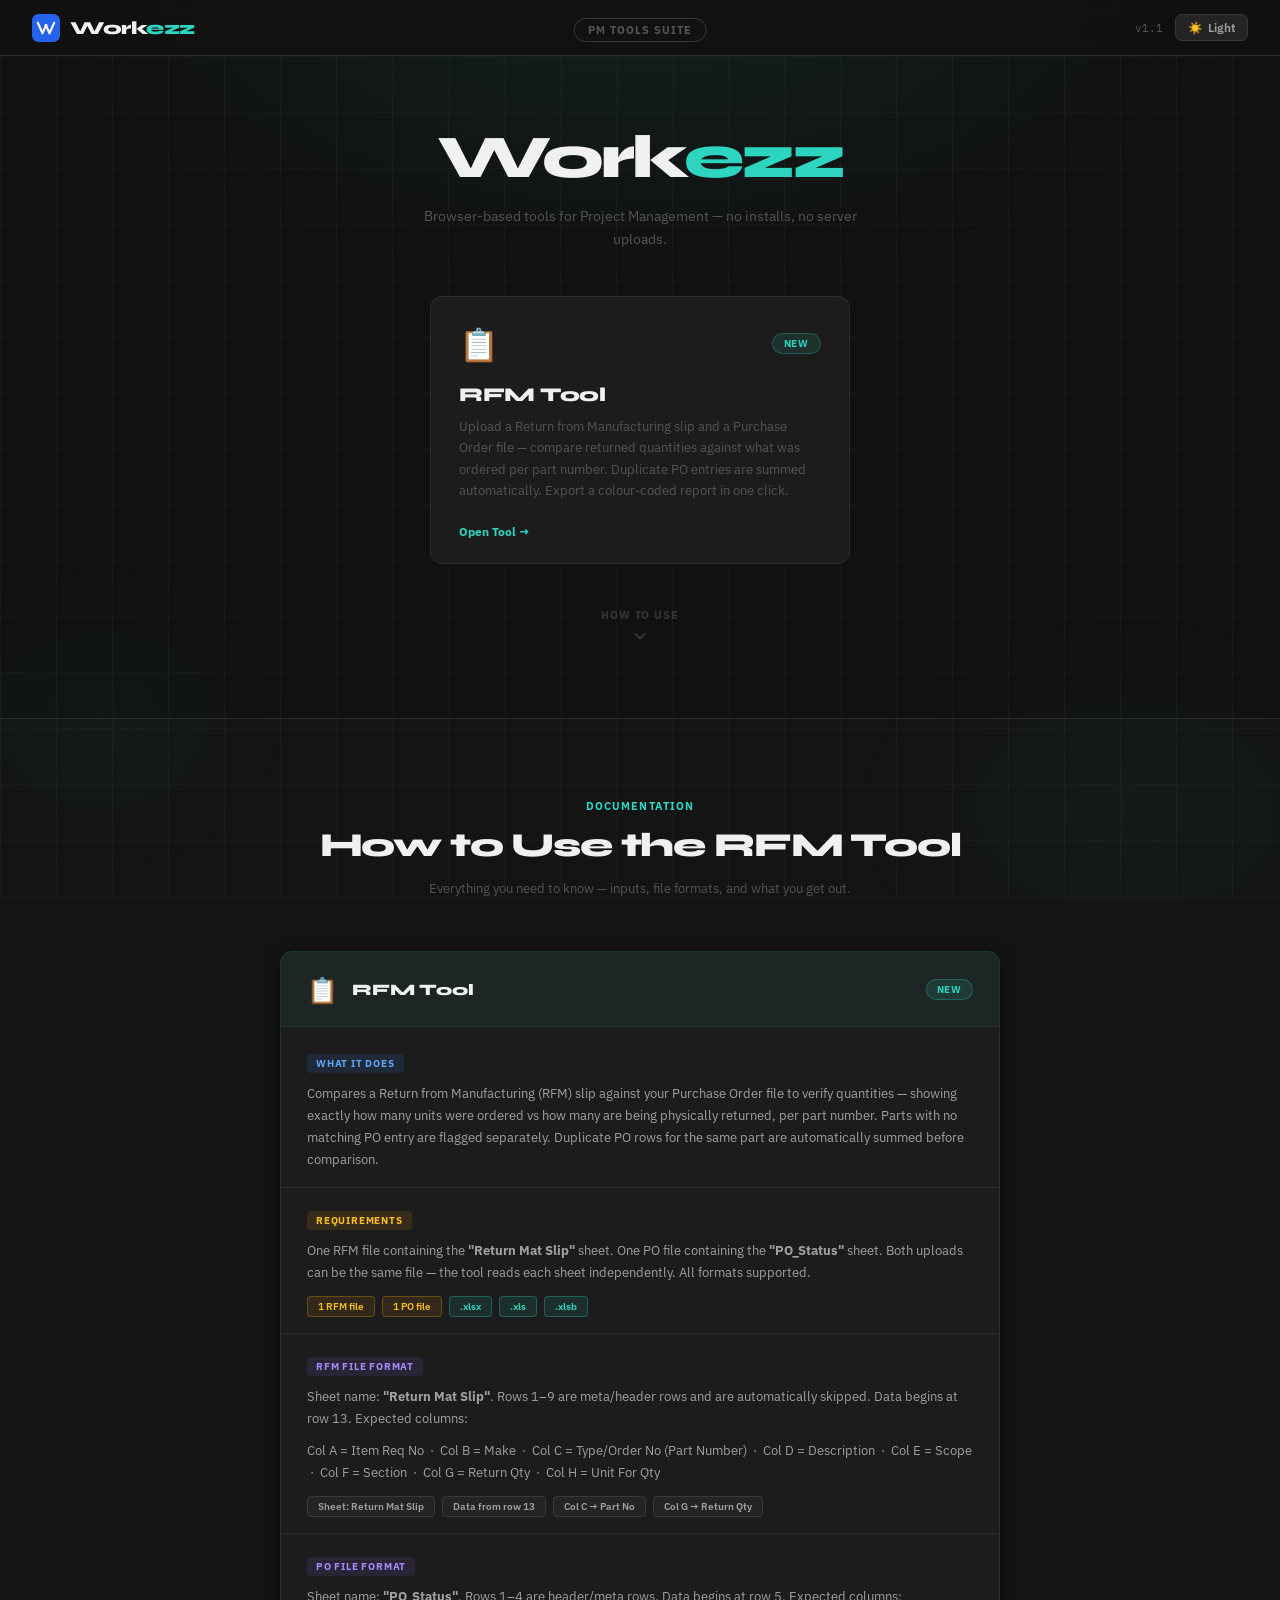
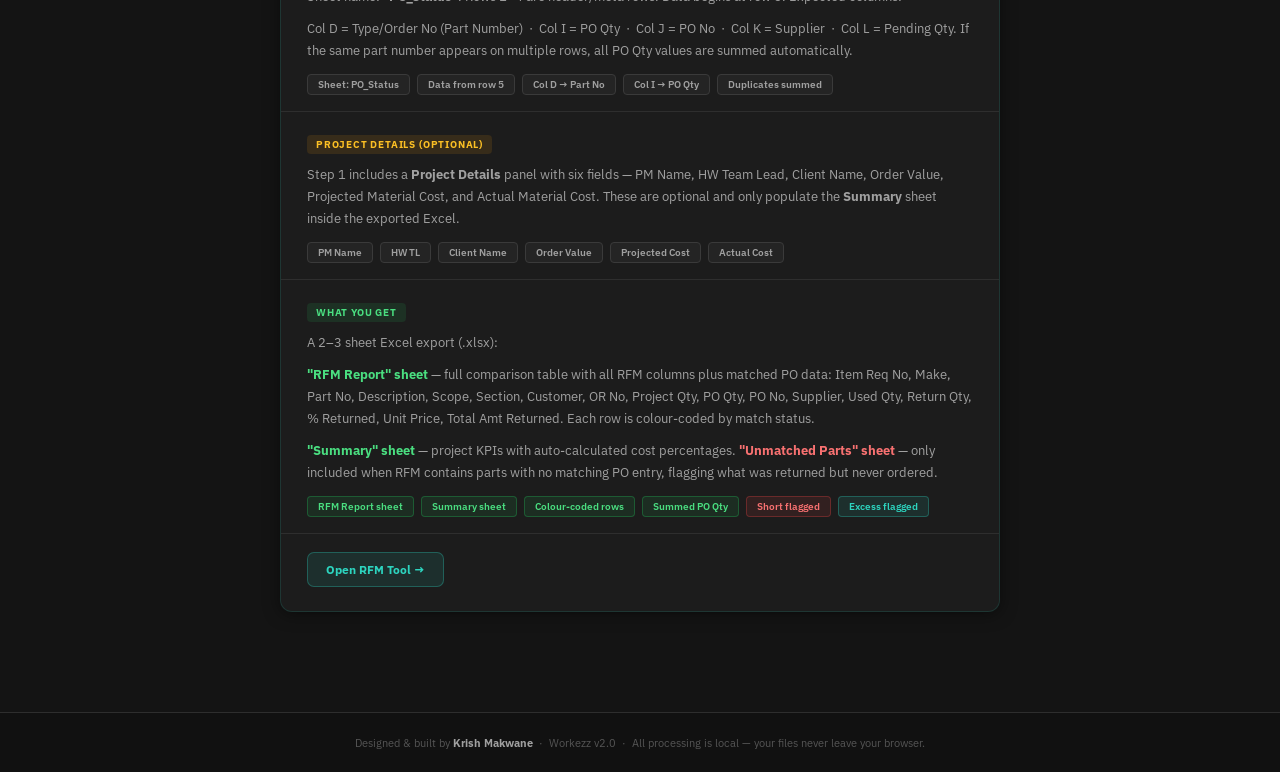
<file: index.html>
<!DOCTYPE html>
<html lang="en">
<head>
<meta charset="UTF-8">
<meta name="viewport" content="width=device-width, initial-scale=1.0">
<link rel="stylesheet" href="css/index_style.css">
<title>Workezz — Tool Suite</title>
<link href="https://fonts.googleapis.com/css2?family=Syne:wght@700;800&family=IBM+Plex+Sans:wght@400;500;600&family=IBM+Plex+Mono:wght@400;500&display=swap" rel="stylesheet">

</head>
<body>

<!-- BG layer -->
<div class="bg-layer"></div>

<!-- ══ NAVBAR ══ -->
<nav class="navbar">
  <div class="nav-logo">
    <svg width="28" height="28" viewBox="0 0 48 48" fill="none">
      <rect width="48" height="48" rx="11" fill="#2563eb"/>
      <path d="M10 15L18 33L24 19.5L30 33L38 15" stroke="white" stroke-width="3.5" stroke-linecap="round" stroke-linejoin="round"/>
      <circle cx="24" cy="19.5" r="2.5" fill="white"/>
    </svg>
    <span class="nav-brand">Work<span>ezz</span></span>
  </div>
  <div class="nav-center">
    <span class="nav-tag">PM Tools Suite</span>
  </div>
  <div class="nav-right">
    <span class="nav-version">v1.1</span>
    <button class="nav-toggle" id="modeBtn" onclick="toggleMode()">
      <span id="modeIcon">☀️</span>
      <span id="modeLbl">Light</span>
    </button>
  </div>
</nav>

<!-- ══ HERO ══ -->
<section class="hero">

  <div class="hero-logo">
    <div class="logo-text">Work<span>ezz</span></div>
    <p class="logo-sub">Browser-based tools for Project Management — no installs, no server uploads.</p>
  </div>

  <!-- Single RFM Tool card -->
  <div class="cards-single">
    <a class="tool-card" href="rfm_tool.html">
      <div class="tool-card-top">
        <div class="tool-icon">📋</div>
        <span class="tool-tag">New</span>
      </div>
      <div class="tool-name">RFM Tool</div>
      <div class="tool-desc">Upload a Return from Manufacturing slip and a Purchase Order file — compare returned quantities against what was ordered per part number. Duplicate PO entries are summed automatically. Export a colour-coded report in one click.</div>
      <div class="tool-arrow">Open Tool →</div>
    </a>
  </div>

  <div class="scroll-hint" onclick="document.getElementById('howto').scrollIntoView({behavior:'smooth'})">
    <span>How to use</span>
    <div class="scroll-arrow"></div>
  </div>

</section>

<!-- ══ HOW TO USE ══ -->
<section class="how-section" id="howto">
  <div class="how-inner">

    <div class="how-heading">
      <div class="how-label">Documentation</div>
      <div class="how-title">How to Use the RFM Tool</div>
      <p class="how-sub">Everything you need to know — inputs, file formats, and what you get out.</p>
    </div>

    <!-- Single how-card for RFM Tool -->
    <div class="how-card">

      <div class="how-card-head">
        <div class="how-card-icon">📋</div>
        <div class="how-card-title">RFM Tool</div>
        <span class="how-card-tag">New</span>
      </div>

      <div class="how-card-body">

        <!-- WHAT IT DOES -->
        <div class="info-block">
          <div class="info-block-label what"><span>What It Does</span></div>
          <p>Compares a Return from Manufacturing (RFM) slip against your Purchase Order file to verify quantities — showing exactly how many units were ordered vs how many are being physically returned, per part number. Parts with no matching PO entry are flagged separately. Duplicate PO rows for the same part are automatically summed before comparison.</p>
        </div>

        <div class="divider"></div>

        <!-- REQUIREMENTS -->
        <div class="info-block">
          <div class="info-block-label req"><span>Requirements</span></div>
          <p>One RFM file containing the <strong>"Return Mat Slip"</strong> sheet. One PO file containing the <strong>"PO_Status"</strong> sheet. Both uploads can be the same file — the tool reads each sheet independently. All formats supported.</p>
          <div class="tag-row">
            <span class="tag amber">1 RFM file</span>
            <span class="tag amber">1 PO file</span>
            <span class="tag blue">.xlsx</span>
            <span class="tag blue">.xls</span>
            <span class="tag blue">.xlsb</span>
          </div>
        </div>

        <div class="divider"></div>

        <!-- FORMAT: RFM -->
        <div class="info-block">
          <div class="info-block-label fmt"><span>RFM File Format</span></div>
          <p>Sheet name: <strong>"Return Mat Slip"</strong>. Rows 1–9 are meta/header rows and are automatically skipped. Data begins at row 13. Expected columns:</p>
          <p>Col A = Item Req No &nbsp;·&nbsp; Col B = Make &nbsp;·&nbsp; Col C = Type/Order No (Part Number) &nbsp;·&nbsp; Col D = Description &nbsp;·&nbsp; Col E = Scope &nbsp;·&nbsp; Col F = Section &nbsp;·&nbsp; Col G = Return Qty &nbsp;·&nbsp; Col H = Unit For Qty</p>
          <div class="tag-row">
            <span class="tag">Sheet: Return Mat Slip</span>
            <span class="tag">Data from row 13</span>
            <span class="tag">Col C → Part No</span>
            <span class="tag">Col G → Return Qty</span>
          </div>
        </div>

        <div class="divider"></div>

        <!-- FORMAT: PO -->
        <div class="info-block">
          <div class="info-block-label fmt"><span>PO File Format</span></div>
          <p>Sheet name: <strong>"PO_Status"</strong>. Rows 1–4 are header/meta rows. Data begins at row 5. Expected columns:</p>
          <p>Col D = Type/Order No (Part Number) &nbsp;·&nbsp; Col I = PO Qty &nbsp;·&nbsp; Col J = PO No &nbsp;·&nbsp; Col K = Supplier &nbsp;·&nbsp; Col L = Pending Qty. If the same part number appears on multiple rows, all PO Qty values are summed automatically.</p>
          <div class="tag-row">
            <span class="tag">Sheet: PO_Status</span>
            <span class="tag">Data from row 5</span>
            <span class="tag">Col D → Part No</span>
            <span class="tag">Col I → PO Qty</span>
            <span class="tag">Duplicates summed</span>
          </div>
        </div>

        <div class="divider"></div>

        <!-- PROJECT DETAILS -->
        <div class="info-block">
          <div class="info-block-label req"><span>Project Details (Optional)</span></div>
          <p>Step 1 includes a <strong>Project Details</strong> panel with six fields — PM Name, HW Team Lead, Client Name, Order Value, Projected Material Cost, and Actual Material Cost. These are optional and only populate the <strong>Summary</strong> sheet inside the exported Excel.</p>
          <div class="tag-row">
            <span class="tag">PM Name</span>
            <span class="tag">HW TL</span>
            <span class="tag">Client Name</span>
            <span class="tag">Order Value</span>
            <span class="tag">Projected Cost</span>
            <span class="tag">Actual Cost</span>
          </div>
        </div>

        <div class="divider"></div>

        <!-- WHAT YOU GET -->
        <div class="info-block">
          <div class="info-block-label out"><span>What You Get</span></div>
          <p>A 2–3 sheet Excel export (.xlsx):</p>
          <p><strong class="hl-green">"RFM Report" sheet</strong> — full comparison table with all RFM columns plus matched PO data: Item Req No, Make, Part No, Description, Scope, Section, Customer, OR No, Project Qty, PO Qty, PO No, Supplier, Used Qty, Return Qty, % Returned, Unit Price, Total Amt Returned. Each row is colour-coded by match status.</p>
          <p><strong class="hl-green">"Summary" sheet</strong> — project KPIs with auto-calculated cost percentages. <strong class="hl-red">"Unmatched Parts" sheet</strong> — only included when RFM contains parts with no matching PO entry, flagging what was returned but never ordered.</p>
          <div class="tag-row">
            <span class="tag green">RFM Report sheet</span>
            <span class="tag green">Summary sheet</span>
            <span class="tag green">Colour-coded rows</span>
            <span class="tag green">Summed PO Qty</span>
            <span class="tag red">Short flagged</span>
            <span class="tag blue">Excess flagged</span>
          </div>
        </div>

      </div><!-- /.how-card-body -->

      <div class="how-card-footer">
        <a class="open-btn" href="rfm_tool.html">Open RFM Tool →</a>
      </div>

    </div><!-- /.how-card -->

  </div><!-- /.how-inner -->
</section>

<footer class="page-footer">
  Designed &amp; built by <strong>Krish Makwane</strong> &nbsp;·&nbsp; Workezz v2.0 &nbsp;·&nbsp; All processing is local — your files never leave your browser.
</footer>
<script src="js/index_h.js"></script>

</body>
</html>
</file>
<file: css/index_style.css>
/* ── RESET ── */
*, *::before, *::after { box-sizing: border-box; margin: 0; padding: 0; }
html { scroll-behavior: smooth; }

/* ── DESIGN TOKENS — dark grey (default) ── */
:root {
  --bg:        #111111;
  --surface:   #1c1c1c;
  --surface2:  #242424;
  --border:    #2e2e2e;
  --border2:   #3a3a3a;
  --text:      #f0f0f0;
  --text2:     #a0a0a0;
  --muted:     #555555;
  --accent:    #2dd4bf;
  --accent2:   #14b8a6;
  --accent-l:  rgba(45,212,191,.10);
  --radius:    12px;
  --radius-sm: 7px;
  --shadow:    0 2px 16px rgba(0,0,0,.5);
  --shadow-md: 0 8px 40px rgba(0,0,0,.6);
  --grid-c:    rgba(255,255,255,.028);
  --glow1:     rgba(45,212,191,.08);
  --glow2:     rgba(20,184,166,.04);
}
body.light {
  --bg:        #f8fafc;
  --surface:   #ffffff;
  --surface2:  #f1f5f9;
  --border:    #e8edf2;
  --border2:   #d4dbe3;
  --text:      #0c1c19;
  --text2:     #3d5e55;
  --muted:     #94a3b8;
  --accent:    #0d9488;
  --accent2:   #0f766e;
  --accent-l:  rgba(13,148,136,.09);
  --shadow:    0 2px 12px rgba(0,0,0,.06);
  --shadow-md: 0 8px 32px rgba(0,0,0,.08);
  --grid-c:    rgba(13,148,136,.09);
  --glow1:     rgba(13,148,136,.06);
  --glow2:     rgba(20,184,166,.03);
}

body {
  font-family: 'IBM Plex Sans', sans-serif;
  background: var(--bg);
  color: var(--text);
  min-height: 100vh;
  display: flex;
  flex-direction: column;
}

/* ── BACKGROUND: grid + soft glow ── */
.bg-layer {
  position: fixed; inset: 0; z-index: 0; pointer-events: none;
  background-image:
    linear-gradient(var(--grid-c) 1px, transparent 1px),
    linear-gradient(90deg, var(--grid-c) 1px, transparent 1px);
  background-size: 56px 56px;
}
body.light .bg-layer {
  background-image:
    linear-gradient(rgba(13,148,136,.11) 1px, transparent 1px),
    linear-gradient(90deg, rgba(13,148,136,.11) 1px, transparent 1px),
    radial-gradient(circle, rgba(13,148,136,.18) 1px, transparent 1px);
  background-size: 64px 64px, 64px 64px, 64px 64px;
  background-position: 0 0, 0 0, -1px -1px;
}
/* glow on top of grid */
.bg-layer::after {
  content: ''; position: absolute; inset: 0; pointer-events: none;
  background:
    radial-gradient(ellipse 70% 50% at 50% -2%,  var(--glow1) 0%, transparent 68%),
    radial-gradient(ellipse 40% 40% at 88% 90%,  var(--glow2) 0%, transparent 55%),
    radial-gradient(ellipse 30% 35% at 8%  80%,  var(--glow2) 0%, transparent 50%);
}

/* ══════════════ NAVBAR ══════════════ */
.navbar {
  position: sticky; top: 0; z-index: 100;
  display: flex; align-items: center; justify-content: space-between;
  padding: 0 32px; height: 56px;
  background: rgba(17,17,17,.9);
  border-bottom: 1px solid var(--border);
  backdrop-filter: blur(14px);
}
body.light .navbar { background: rgba(248,250,252,.92); }

.nav-logo { display: flex; align-items: center; gap: 10px; }
.nav-brand {
  font-family: 'Syne', sans-serif; font-size: 1.15rem; font-weight: 800;
  color: var(--text); letter-spacing: -.025em;
}
.nav-brand span { color: var(--accent); }

.nav-center { position: absolute; left: 50%; transform: translateX(-50%); }
.nav-tag {
  font-size: .66rem; font-weight: 700; letter-spacing: .1em; text-transform: uppercase;
  color: var(--muted); border: 1px solid var(--border2);
  border-radius: 100px; padding: 4px 13px;
}

.nav-right { display: flex; align-items: center; gap: 12px; }
.nav-version { font-size: .67rem; color: var(--muted); font-family: 'IBM Plex Mono', monospace; }
.nav-toggle {
  display: flex; align-items: center; gap: 6px;
  background: var(--surface2); border: 1px solid var(--border2);
  border-radius: var(--radius-sm); padding: 5px 12px;
  font-size: .72rem; font-weight: 600; color: var(--text2);
  cursor: pointer; font-family: inherit; transition: all .15s;
}
.nav-toggle:hover { background: var(--accent-l); border-color: var(--accent); color: var(--accent); }

/* ══════════════ HERO ══════════════ */
.hero {
  position: relative; z-index: 1;
  display: flex; flex-direction: column; align-items: center;
  padding: 72px 32px 80px; gap: 44px;
}

.hero-logo { text-align: center; }
.logo-text {
  font-family: 'Syne', sans-serif; font-size: 3.8rem; font-weight: 800;
  color: var(--text); letter-spacing: -.045em; line-height: 1;
}
.logo-text span { color: var(--accent); }
.logo-sub { margin-top: 16px; font-size: .86rem; color: var(--muted); max-width: 480px; line-height: 1.7; }

/* ── Single card centering ── */
.cards-single { display: flex; justify-content: center; width: 100%; max-width: 420px; }

/* ── Tool card ── */
.tool-card {
  width: 100%;
  display: flex; flex-direction: column;
  background: var(--surface);
  border: 1px solid var(--border);
  border-radius: var(--radius);
  padding: 26px 28px 24px;
  text-decoration: none; color: inherit;
  transition: transform .2s, box-shadow .2s, border-color .2s;
  position: relative; overflow: hidden;
}
.tool-card::after {
  content: ''; position: absolute; inset: 0; border-radius: var(--radius);
  background: radial-gradient(ellipse 80% 60% at 50% 0%, rgba(45,212,191,.07) 0%, transparent 70%);
  opacity: 0; transition: opacity .25s; pointer-events: none;
}
.tool-card:hover {
  transform: translateY(-5px);
  border-color: rgba(45,212,191,.35);
  box-shadow: 0 20px 60px rgba(45,212,191,.12);
}
.tool-card:hover::after { opacity: 1; }
body.light .tool-card { background: #fff; box-shadow: var(--shadow); }

.tool-card-top { display: flex; align-items: center; justify-content: space-between; margin-bottom: 18px; }
.tool-icon { font-size: 2rem; }
.tool-tag {
  font-size: .6rem; font-weight: 700; letter-spacing: .08em; text-transform: uppercase;
  border-radius: 100px; padding: 3px 11px;
  background: rgba(45,212,191,.12); color: var(--accent); border: 1px solid rgba(45,212,191,.25);
}
.tool-name {
  font-family: 'Syne', sans-serif; font-size: 1.22rem; font-weight: 800;
  color: var(--text); margin-bottom: 10px; letter-spacing: -.015em;
}
.tool-desc { font-size: .8rem; color: var(--muted); line-height: 1.68; margin-bottom: 22px; flex: 1; }
.tool-arrow { font-size: .74rem; font-weight: 700; color: var(--accent); margin-top: auto; }

/* ── Scroll hint ── */
.scroll-hint {
  display: flex; flex-direction: column; align-items: center; gap: 8px;
  cursor: pointer; color: var(--muted); opacity: .55; transition: opacity .2s;
  font-size: .68rem; font-weight: 700; letter-spacing: .08em; text-transform: uppercase;
}
.scroll-hint:hover { opacity: 1; }
.scroll-arrow {
  width: 8px; height: 8px;
  border-right: 2px solid currentColor; border-bottom: 2px solid currentColor;
  transform: rotate(45deg);
  animation: bob 1.6s ease-in-out infinite;
}
@keyframes bob {
  0%,100% { transform: rotate(45deg) translate(0,0); }
  50%      { transform: rotate(45deg) translate(2px,2px); }
}

/* ══════════════ HOW-TO SECTION ══════════════ */
.how-section {
  position: relative; z-index: 1;
  background: rgba(255,255,255,.015);
  border-top: 1px solid var(--border);
  padding: 80px 32px 100px;
}
body.light .how-section { background: rgba(0,0,0,.012); border-top-color: var(--border); }
.how-inner { max-width: 720px; margin: 0 auto; }

.how-heading { text-align: center; margin-bottom: 52px; }
.how-label {
  font-size: .66rem; font-weight: 700; letter-spacing: .1em; text-transform: uppercase;
  color: var(--accent); margin-bottom: 12px;
}
.how-title {
  font-family: 'Syne', sans-serif; font-size: 2.1rem; font-weight: 800;
  color: var(--text); letter-spacing: -.035em; margin-bottom: 12px;
}
.how-sub { font-size: .84rem; color: var(--muted); line-height: 1.65; }

/* ── How card ── */
.how-card {
  background: var(--surface);
  border: 1px solid rgba(45,212,191,.14);
  border-radius: var(--radius);
  overflow: hidden;
  box-shadow: var(--shadow);
}
body.light .how-card { background: #fff; }

.how-card-head {
  display: flex; align-items: center; gap: 14px;
  padding: 22px 26px 20px;
  border-bottom: 1px solid var(--border);
  background: rgba(45,212,191,.05);
}
body.light .how-card-head { background: rgba(13,148,136,.04); }
.how-card-icon { font-size: 1.55rem; }
.how-card-title {
  font-family: 'Syne', sans-serif; font-size: 1rem; font-weight: 800;
  color: var(--text); flex: 1;
}
.how-card-tag {
  font-size: .6rem; font-weight: 700; letter-spacing: .08em; text-transform: uppercase;
  background: rgba(45,212,191,.12); color: var(--accent);
  border: 1px solid rgba(45,212,191,.28); border-radius: 100px; padding: 3px 10px;
}

.how-card-body { padding: 0 26px; }

.info-block { padding: 20px 0 16px; }
.info-block:first-child { padding-top: 24px; }
.info-block p { font-size: .8rem; color: var(--text2); line-height: 1.72; margin-bottom: 8px; }
.info-block p:last-of-type { margin-bottom: 0; }
.info-block p + p { margin-top: 10px; }

.divider { height: 1px; background: var(--border); margin: 0 -26px; }

.info-block-label { display: inline-flex; align-items: center; margin-bottom: 10px; }
.info-block-label span {
  font-size: .63rem; font-weight: 700; letter-spacing: .08em; text-transform: uppercase;
  border-radius: 4px; padding: 3px 9px;
}
.info-block-label.what span { background: rgba(59,130,246,.12);  color: #60a5fa; }
.info-block-label.req  span { background: rgba(245,158,11,.12);  color: #fbbf24; }
.info-block-label.fmt  span { background: rgba(139,92,246,.12);  color: #a78bfa; }
.info-block-label.out  span { background: rgba(34,197,94,.12);   color: #4ade80; }
body.light .info-block-label.what span { background: rgba(59,130,246,.1);  color: #2563eb; }
body.light .info-block-label.req  span { background: rgba(245,158,11,.1);  color: #b45309; }
body.light .info-block-label.fmt  span { background: rgba(139,92,246,.1);  color: #7c3aed; }
body.light .info-block-label.out  span { background: rgba(34,197,94,.1);   color: #15803d; }

.tag-row { display: flex; flex-wrap: wrap; gap: 7px; margin-top: 12px; }
.tag {
  font-size: .64rem; font-weight: 600; padding: 3px 10px; border-radius: 4px;
  border: 1px solid var(--border2); color: var(--text2); background: var(--surface2);
}
.tag.blue   { background: rgba(45,212,191,.1);  border-color: rgba(45,212,191,.3);  color: var(--accent); }
.tag.green  { background: rgba(34,197,94,.1);   border-color: rgba(34,197,94,.3);   color: #4ade80; }
.tag.amber  { background: rgba(245,158,11,.1);  border-color: rgba(245,158,11,.3);  color: #fbbf24; }
.tag.red    { background: rgba(239,68,68,.1);   border-color: rgba(239,68,68,.3);   color: #f87171; }
.tag.purple { background: rgba(139,92,246,.1);  border-color: rgba(139,92,246,.3);  color: #a78bfa; }
body.light .tag.green  { color: #15803d; border-color: rgba(34,197,94,.4); }
body.light .tag.amber  { color: #92400e; border-color: rgba(245,158,11,.4); }
body.light .tag.red    { color: #b91c1c; border-color: rgba(239,68,68,.4); }
body.light .tag.purple { color: #6d28d9; border-color: rgba(139,92,246,.4); }
body.light .tag.blue   { color: var(--accent); }
.hl-green { color: #4ade80; }
.hl-red   { color: #f87171; }
body.light .hl-green { color: #15803d; }
body.light .hl-red   { color: #b91c1c; }

.how-card-footer { padding: 18px 26px 24px; border-top: 1px solid var(--border); }
.open-btn {
  display: inline-flex; align-items: center; gap: 6px;
  background: rgba(45,212,191,.10); border: 1px solid rgba(45,212,191,.30);
  color: var(--accent); border-radius: var(--radius-sm); padding: 9px 18px;
  font-size: .76rem; font-weight: 700; text-decoration: none; transition: all .15s;
}
.open-btn:hover {
  background: rgba(45,212,191,.18); border-color: rgba(45,212,191,.55);
  color: #5eead4; box-shadow: 0 0 20px rgba(45,212,191,.15);
}

/* ══════════════ FOOTER ══════════════ */
.page-footer {
  position: relative; z-index: 1; margin-top: auto;
  text-align: center; padding: 22px 24px;
  font-size: .71rem; color: var(--muted);
  border-top: 1px solid var(--border);
}
.page-footer strong { color: var(--text2); }
</file>
